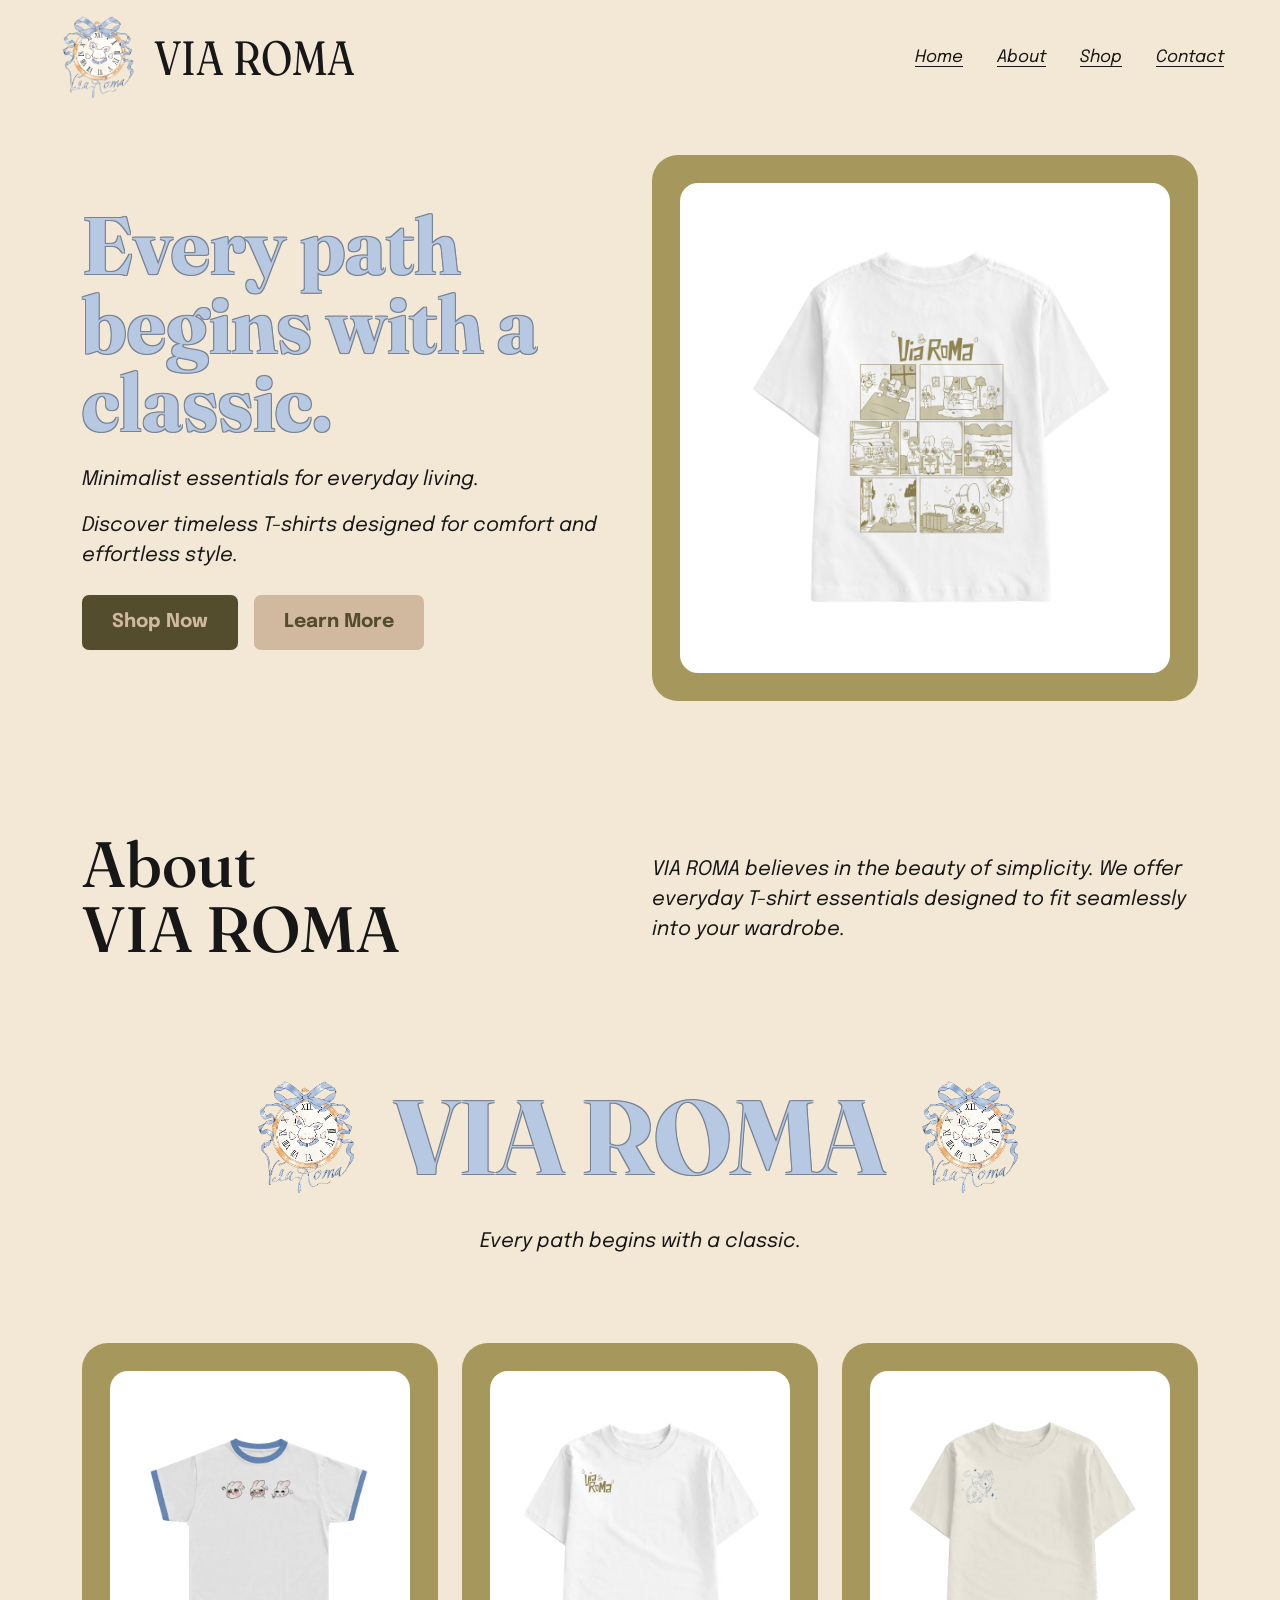
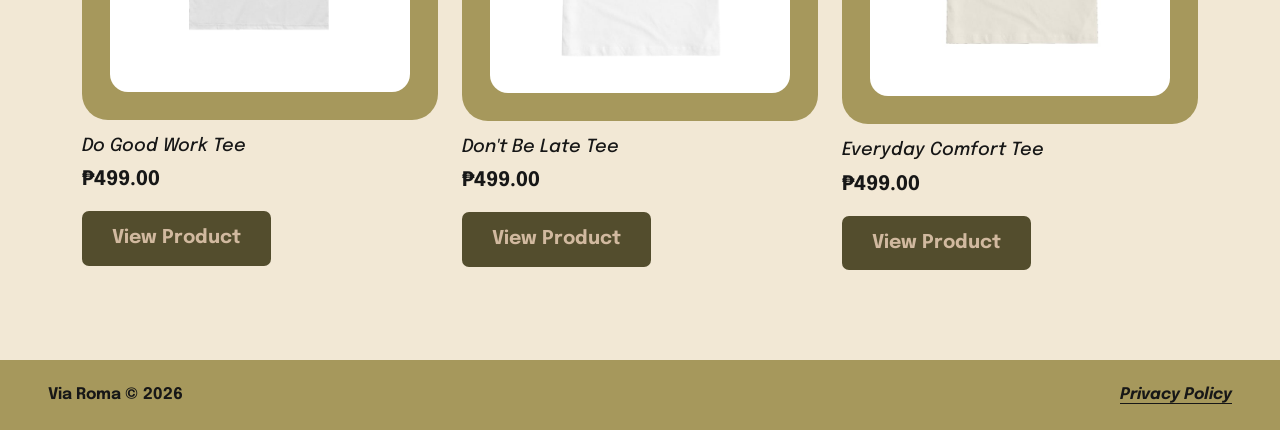
<file: index.html>
<!DOCTYPE html>
<html lang="en">

<head>
    <meta charset="UTF-8">
    <meta name="viewport" content="width=device-width, initial-scale=1.0">
    <title>Home | VIA ROMA</title>

     <!-- Favicon -->
<link rel="icon"
      type="image/png"
      href="images/Home.png"
      sizes="32x32">

    <!-- Google Fonts -->
    <link rel="preconnect" href="https://fonts.googleapis.com">
    <link rel="preconnect" href="https://fonts.gstatic.com" crossorigin>
    <link href="https://fonts.googleapis.com/css2?family=Epilogue:ital,wght@0,400;0,500;0,700;1,400&family=Fraunces:opsz,wght@9..144,400;9..144,700&display=swap" rel="stylesheet">

    <!-- Bootstrap CSS -->
    <link href="https://cdn.jsdelivr.net/npm/bootstrap@5.3.3/dist/css/bootstrap.min.css" rel="stylesheet">

    <!-- Group CSS (colors, fonts, navbar, footer) -->
    <link rel="stylesheet" href="css/styles.css">

    <!-- Home page CSS -->
    <style>

        /* Body text size for the whole page content */
        main {
            font-size: 20px;
        }

        /* Light-blue text with a thin outline so it is readable on cream */
        .text-outline-shadow {
            color: var(--primary-color);
            text-shadow:
                -1px -1px 0 #778394,
                 1px -1px 0 #778394,
                -1px  1px 0 #778394,
                 1px  1px 0 #778394;
        }

        /* Olive button (dark text for contrast) */
        .via-button-olive {
            display: inline-flex;
            align-items: center;
            justify-content: center;
            padding: 13px 30px;
            background-color: var(--text-color-dark);
            color: var(--button-color);
            font-family: var(--body-font);
            font-size: 19px;
            font-weight: 700;
            text-decoration: none;
            border-radius: 7px;
            transition: opacity 0.2s ease;
        }

        /* Beige button (dark text for contrast) */
        .via-button-beige {
            display: inline-flex;
            align-items: center;
            justify-content: center;
            padding: 13px 30px;
            background-color: var(--button-color);
            color: var(--text-color-dark);
            font-family: var(--body-font);
            font-size: 19px;
            font-weight: 700;
            text-decoration: none;
            border-radius: 7px;
            transition: opacity 0.2s ease;
        }

        .via-button:hover {
            color: var(--button-color);
            opacity: 0.8;
        }

        /* Olive frame with a white rounded card inside */
        .image-frame {
            background-color: var(--secondary-color);
            border-radius: 26px;
            padding: 20px;
        }

        .image-inner {
            background-color: #ffffff;
            border-radius: 18px;
            padding: 20px;
        }

        .image-inner img {
            display: block;
            width: 100%;
            height: auto;
        }

        /* Hero */
        .hero {
            padding: 40px 0 90px;
        }

        .hero-title {
            font-family: var(--heading-font);
            font-size: 3.2rem;
            line-height: 0.98;
            max-width: 500px;
        }

        /* About */
        .about-section {
            padding: 40px 0 50px;
        }

        .about-title {
            font-family: var(--heading-font);
            font-size: 3rem;
            line-height: 1.02;
        }

        /* Brand row */
        .brand-section {
            padding: 20px 0 50px;
        }

        .brand-row img {
            width: 90px;
            height: auto;
        }

        .brand-row .flip {
            transform: scaleX(-1);
        }

        .brand-name {
            font-family: var(--heading-font);
            font-size: 3rem;
            line-height: 1;
        }

        /* Products */
        .products-section {
            padding: 20px 0 90px;
        }

        .product-name {
            font-size: 18px;
            margin-top: 16px;
        }

        .price {
            font-family: var(--body-font);
            font-size: 20px;
        }

        .products-section .via-button {
            font-size: 18px;
            padding: 12px 22px;
        }

        /* Footer text color (keeps the text visible on the olive footer) */
        footer .footer-brand,
        footer .footer-link {
            color: var(--text-color);
        }

        /* Tablets and wider (mobile-first: bigger sizes added here) */
        @media (min-width: 768px) {
            .image-frame {
                padding: 28px;
            }

            .about-title {
                font-size: 4rem;
            }

            .brand-row img {
                width: 140px;
            }

            .brand-name {
                font-size: 5rem;
            }
        }

        /* Laptops and wider */
        @media (min-width: 992px) {
            .hero-title {
                font-size: 5rem;
            }

            .brand-name {
                font-size: 6.5rem;
            }
        }

    </style>
</head>


<body>

    <!-- NAVIGATION -->
    <header>

        <nav class="navbar navbar-expand-lg" aria-label="Main navigation">

            <div class="container-fluid px-4 px-lg-5">

                <a class="navbar-brand" href="index.html">
                    <img src="images/brand-logo.png" alt="VIA ROMA logo" class="brand-logo">
                    <span class="brand-text">VIA ROMA</span>
                </a>

                <button
                    class="navbar-toggler"
                    type="button"
                    data-bs-toggle="collapse"
                    data-bs-target="#mainNavigation"
                    aria-controls="mainNavigation"
                    aria-expanded="false"
                    aria-label="Toggle navigation">
                    <span class="navbar-toggler-icon"></span>
                </button>

                <div class="collapse navbar-collapse" id="mainNavigation">

                    <ul class="navbar-nav ms-auto">
                        <li class="nav-item">
                            <a class="nav-link" href="index.html" aria-current="page">Home</a>
                        </li>
                        <li class="nav-item">
                            <a class="nav-link" href="index.html#about">About</a>
                        </li>
                        <li class="nav-item">
                            <a class="nav-link" href="index.html#shop">Shop</a>
                        </li>
                        <li class="nav-item">
                            <a class="nav-link" href="contact.html">Contact</a>
                        </li>
                    </ul>

                </div>

            </div>

        </nav>

    </header>


    <!-- MAIN CONTENT -->
    <main>

        <!-- HERO -->
        <section class="hero">
            <div class="container">
                <div class="row align-items-center">

                    <div class="col-lg-6">

                        <h1 class="hero-title fw-bold text-outline-shadow mb-4">
                            Every path begins with a classic.
                        </h1>

                        <p class="fst-italic">Minimalist essentials for everyday living.</p>
                        <p class="fst-italic">Discover timeless T-shirts designed for comfort and effortless style.</p>

                        <div class="d-flex flex-wrap gap-3 mt-4">
                            <a href="index.html#shop" class="via-button-olive">Shop Now</a>
                            <a href="index.html#about" class="via-button-beige">Learn More<span class="visually-hidden"> about VIA ROMA</span></a>
                        </div>

                    </div>

                    <div class="col-lg-6 mt-4 mt-lg-0">
                        <div class="image-frame">
                            <div class="image-inner">
                                <img src="images/dontbelate-back.png" alt="VIA ROMA classic t-shirt">
                            </div>
                        </div>
                    </div>

                </div>
            </div>
        </section>


        <!-- ABOUT -->
        <section class="about-section" id="about">
            <div class="container">
                <div class="row align-items-center">

                    <div class="col-md-6">
                        <h2 class="about-title mb-4">About<br>VIA ROMA</h2>
                    </div>

                    <div class="col-md-6">
                        <p class="fst-italic">
                            VIA ROMA believes in the beauty of simplicity.
                            We offer everyday T-shirt essentials designed to
                            fit seamlessly into your wardrobe.
                        </p>
                    </div>

                </div>
            </div>
        </section>


        <!-- BRAND ROW (logos are decorative, so alt is empty) -->
        <section class="brand-section text-center">
            <div class="container">

                <div class="brand-row d-flex justify-content-center align-items-center gap-3">
                    <img src="images/brand-logo.png" alt="">
                    <p class="brand-name fw-bold text-outline-shadow mb-0">VIA ROMA</p>
                    <img src="images/brand-logo.png" alt="">
                </div>

                <p class="fst-italic mt-2">Every path begins with a classic.</p>

            </div>
        </section>


        <!-- PRODUCTS -->
        <section class="products-section" id="shop">
            <div class="container">

                <h2 class="visually-hidden">Our shirts</h2>

                <div class="row g-4">

                    <div class="col-md-4">
                        <div class="image-frame">
                            <div class="image-inner">
                                <img src="images/do-good-work-tee.jpg" alt="Do Good Work Tee">
                            </div>
                        </div>
                        <h3 class="product-name fst-italic">Do Good Work Tee</h3>
                        <p class="price fw-bold">₱499.00</p>
                        <a href="do-good-work.html" class="via-button-olive">View Product<span class="visually-hidden">: Do Good Work Tee</span></a>
                    </div>

                    <div class="col-md-4">
                        <div class="image-frame">
                            <div class="image-inner">
                                <img src="images/dont-be-late-tee.jpg" alt="Don't Be Late Tee">
                            </div>
                        </div>
                        <h3 class="product-name fst-italic">Don't Be Late Tee</h3>
                        <p class="price fw-bold">₱499.00</p>
                        <a href="don't-be-late-tee.html" class="via-button-olive">View Product<span class="visually-hidden">: Don't Be Late Tee</span></a>
                    </div>

                    <div class="col-md-4">
                        <div class="image-frame">
                            <div class="image-inner">
                                <img src="images/everyday-comfort-tee.jpg" alt="Everyday Comfort Tee">
                            </div>
                        </div>
                        <h3 class="product-name fst-italic">Everyday Comfort Tee</h3>
                        <p class="price fw-bold">₱499.00</p>
                        <a href="everyday-comfort-tee.html" class="via-button-olive">View Product<span class="visually-hidden">: Everyday Comfort Tee</span></a>
                    </div>

                </div>

            </div>
        </section>

    </main>


    <!-- FOOTER -->
    <footer>
        <div class="container-fluid px-4 px-lg-5">
            <div class="footer-content">
                <p class="footer-brand">Via Roma © 2026</p>
                <a href="privacy.html" class="footer-link">Privacy Policy</a>
            </div>
        </div>
    </footer>

    <!-- Bootstrap JavaScript -->
    <script src="https://cdn.jsdelivr.net/npm/bootstrap@5.3.3/dist/js/bootstrap.bundle.min.js"></script>

</body>

</html>
</file>
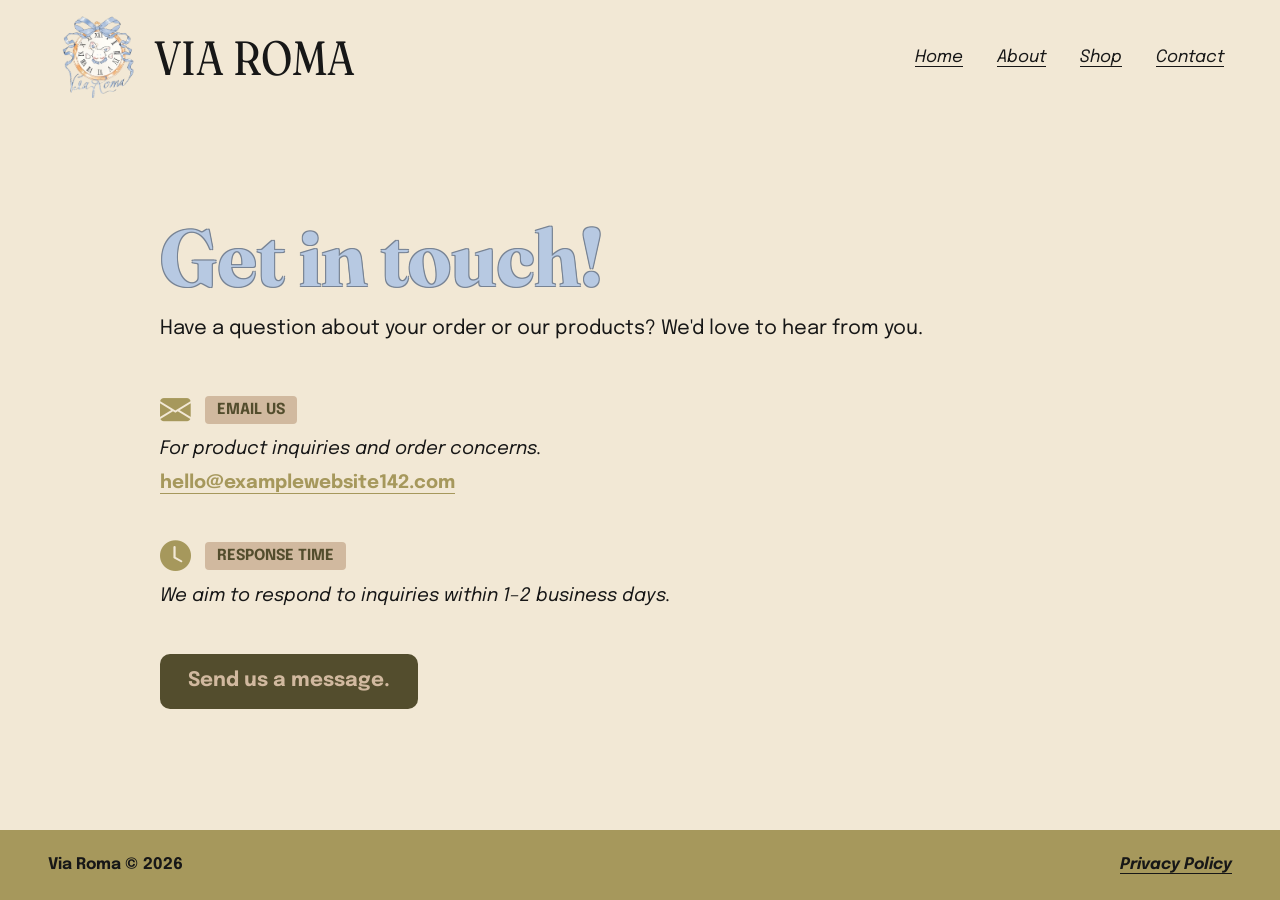
<file: contact.html>
<!DOCTYPE html>
<html lang="en">

<head>
    <meta charset="UTF-8">

    <!-- Responsive viewport -->
    <meta name="viewport" content="width=device-width, initial-scale=1.0">

    <!-- Browser tab title -->
    <title>Contact Us | VIA ROMA</title>

    <!-- Favicon -->
    <link rel="icon"
      type="image/png"
      href="images/Contact.png"
      sizes="32x32">


    <!-- Google Fonts: Fraunces and Epilogue -->
    <link rel="preconnect" href="https://fonts.googleapis.com">
    <link rel="preconnect" href="https://fonts.gstatic.com" crossorigin>

    <link href="https://fonts.googleapis.com/css2?family=Epilogue:ital,wght@0,400;0,700;1,400;1,700&family=Fraunces:opsz,wght@9..144,400;9..144,700&display=swap" rel="stylesheet">

    <!-- Bootstrap CSS -->
    <link href="https://cdn.jsdelivr.net/npm/bootstrap@5.3.3/dist/css/bootstrap.min.css"
          rel="stylesheet">

    <!-- Bootstrap Icons -->
    <link rel="stylesheet"
          href="https://cdn.jsdelivr.net/npm/bootstrap-icons@1.11.3/font/bootstrap-icons.min.css">

    <!-- Link to CSS -->
    <link rel="stylesheet" href="css/styles.css">

    <style>
        /*
           1. CONTACT PAGE CONTENT
        */
        .text-outline-shadow {
        color: var(--primary-color);
        text-shadow: 
            -1px -1px 0 #778394,  
            1px -1px 0 #778394,
            -1px  1px 0 #778394,
            1px  1px 0 #778394;
        }

        .contact-section {
            flex: 1;
            display: flex;
            align-items: center;
            padding: 50px 24px 70px;
        }

        /* Content width and alignment */
        .contact-content {
            max-width: 960px;
            width: 100%;
            margin: 0 auto;
        }

        /* Main heading */
        .contact-title {
            color: var(--primary-color);
            font-family: var(--heading-font);
            font-size: clamp(3.5rem, 6.2vw, 6.8rem);
            font-weight: 700;
            text-align: left;
            margin-bottom: 16px;
            line-height: 1.05;
        }

        /* Introduction */
        .contact-intro {
            max-width: 820px;
            margin: 0 0 52px 0;

            font-family: var(--body-font);
            font-size: clamp(1.15rem, 1.55vw, 1.75rem);
            line-height: 1.35;
        }

        /*
           2. EMAIL AND RESPONSE TIME
        */

        .info-item {
            margin-bottom: 44px;
        }

        /* Icon and label alignment */
        .info-heading {
            display: flex;
            align-items: center;
            gap: 14px;
            margin-bottom: 10px;
        }

        /* Icons */
        .info-icon {
            display: inline-flex;
            align-items: center;
            justify-content: center;
            line-height: 1;
            color: var(--secondary-color);
            font-size: clamp(1.8rem, 2.4vw, 2.75rem);
        }

        /* Light-colored labels */
        .info-label {
            display: inline-block;
            background-color: var(--button-color);
            color: var(--text-color-dark);

            font-family: var(--body-font);
            font-size: clamp(0.95rem, 1.15vw, 1.35rem);
            font-weight: 700;

            margin: 0;
            padding: 5px 12px;
            border-radius: 4px;
        }

        /* Description */
        .info-description {
            font-family: var(--body-font);
            font-size: clamp(1.1rem, 1.45vw, 1.65rem);
            font-style: italic;
            margin-bottom: 6px;
        }

        /* Email address */
        .email-link {
            color: var(--secondary-color);
            font-family: var(--body-font);
            font-size: clamp(1.1rem, 1.45vw, 1.65rem);
            font-weight: 700;

            text-decoration: underline;
            text-underline-offset: 5px;
        }

        .email-link:hover {
            opacity: 0.7;
        }

        /*
           3. SEND MESSAGE BUTTON
        */

        .send-button {
            display: block;
            margin: 24px 0 0;
            padding: 18px 46px;

            height: 55px;
            padding: 0 28px;
            margin: 20px 0 0;

            background-color: var(--text-color-dark);
            color: var(--button-color);

            border: none;
            border-radius: 10px;

            font-family: var(--body-font);
            font-size: 20px;
            font-weight: 700;

            cursor: pointer;
            transition: opacity 0.2s ease;
        }

        .send-button:hover {
            opacity: 0.75;
        }
    </style>

</head>


<body>


    <!-- 
         HEADER / NAVIGATION
     -->

    <header>

        <nav class="navbar navbar-expand-lg">

            <div class="container-fluid px-4 px-lg-5">

                <!-- LOGO AND BRAND NAME
                     Change the image path if your logo has a different name. -->
                <a class="navbar-brand" href="index.html">

                    <img
                        src="images/brand-logo.png"
                        alt="VIA ROMA logo"
                        class="brand-logo"
                    >

                    <span class="brand-text fw-regular", >VIA ROMA</span>

                </a>

                <!-- Mobile navigation toggle -->
                <button
                    class="navbar-toggler"
                    type="button"
                    data-bs-toggle="collapse"
                    data-bs-target="#mainNavigation"
                    aria-controls="mainNavigation"
                    aria-expanded="false"
                    aria-label="Toggle navigation"
                >
                    <span class="navbar-toggler-icon"></span>
                </button>

                <!-- Navigation links -->
                <div class="collapse navbar-collapse"
                     id="mainNavigation">

                    <ul class="navbar-nav ms-auto">

                        <li class="nav-item">
                            <a class="nav-link" href="index.html">
                                Home
                            </a>
                        </li>

                        <li class="nav-item">
                            <a class="nav-link" href="index.html#about">
                                About
                            </a>
                        </li>

                        <li class="nav-item">
                            <a class="nav-link" href="index.html#shop">
                                Shop
                            </a>
                        </li>

                        <li class="nav-item">
                            <a class="nav-link" href="contact.html">
                                Contact
                            </a>
                        </li>

                    </ul>

                </div>

            </div>

        </nav>

    </header>



    <!--
         MAIN CONTACT CONTENT
    -->

    <main class="contact-section">

        <div class="contact-content">

            <!-- Page heading -->
            <h1 class="contact-title fw-bold text-outline-shadow">
                Get in touch!
            </h1>

            <!-- Introduction -->
            <p class="contact-intro">
                Have a question about your order or our products?
                We'd love to hear from you.
            </p>


            <!-- EMAIL US -->
            <section class="info-item"
                     aria-labelledby="email-heading">

                <div class="info-heading">

                    <i class="bi bi-envelope-fill info-icon"
                       aria-hidden="true"></i>

                    <h2 class="info-label" id="email-heading">
                        EMAIL US
                    </h2>

                </div>

                <p class="info-description">
                    For product inquiries and order concerns.
                </p>

                <a href="mailto:hello@examplewebsite142.com"
                   class="email-link">
                    hello@examplewebsite142.com
                </a>

            </section>


            <!-- RESPONSE TIME -->
            <section class="info-item"
                     aria-labelledby="response-heading">

                <div class="info-heading">

                    <i class="bi bi-clock-fill info-icon"
                       aria-hidden="true"></i>

                    <h2 class="info-label" id="response-heading">
                        RESPONSE TIME
                    </h2>

                </div>

                <p class="info-description">
                    We aim to respond to inquiries within 1–2 business days.
                </p>

            </section>


            <!-- SEND MESSAGE BUTTON -->
            <button
                type="button"
                class="send-button"
                id="sendMessage"
            >
                Send us a message.
            </button>

        </div>

    </main>



    <!--
         FOOTER
    -->

    <footer>

        <div class="container-fluid px-4 px-lg-5">

            <div class="footer-content">

                <!-- Footer brand -->
                <p class="footer-brand">
                    Via Roma © 2026
                </p>

                <!-- Privacy Policy link -->
                <a href="privacy.html" class="footer-link">
                    Privacy Policy
                </a>

            </div>

        </div>

    </footer>



    <!-- Bootstrap JavaScript -->
    <script src="https://cdn.jsdelivr.net/npm/bootstrap@5.3.3/dist/js/bootstrap.bundle.min.js">
    </script>


    <!-- Contact button functionality -->
    <script>

        document.getElementById("sendMessage").addEventListener("click", function() {

            const recipient = "hello@examplewebsite142.com";

            const subject = encodeURIComponent("Inquiry - VIA ROMA");

            const body = encodeURIComponent(
                "Hello VIA ROMA,\n\nI would like to ask about your products or services.\n\nThank you!"
            );

            const mailtoLink =
                "mailto:" + recipient +
                "?subject=" + subject +
                "&body=" + body;

            window.location.href = mailtoLink;

        });

    </script>

</body>
</html>
</file>
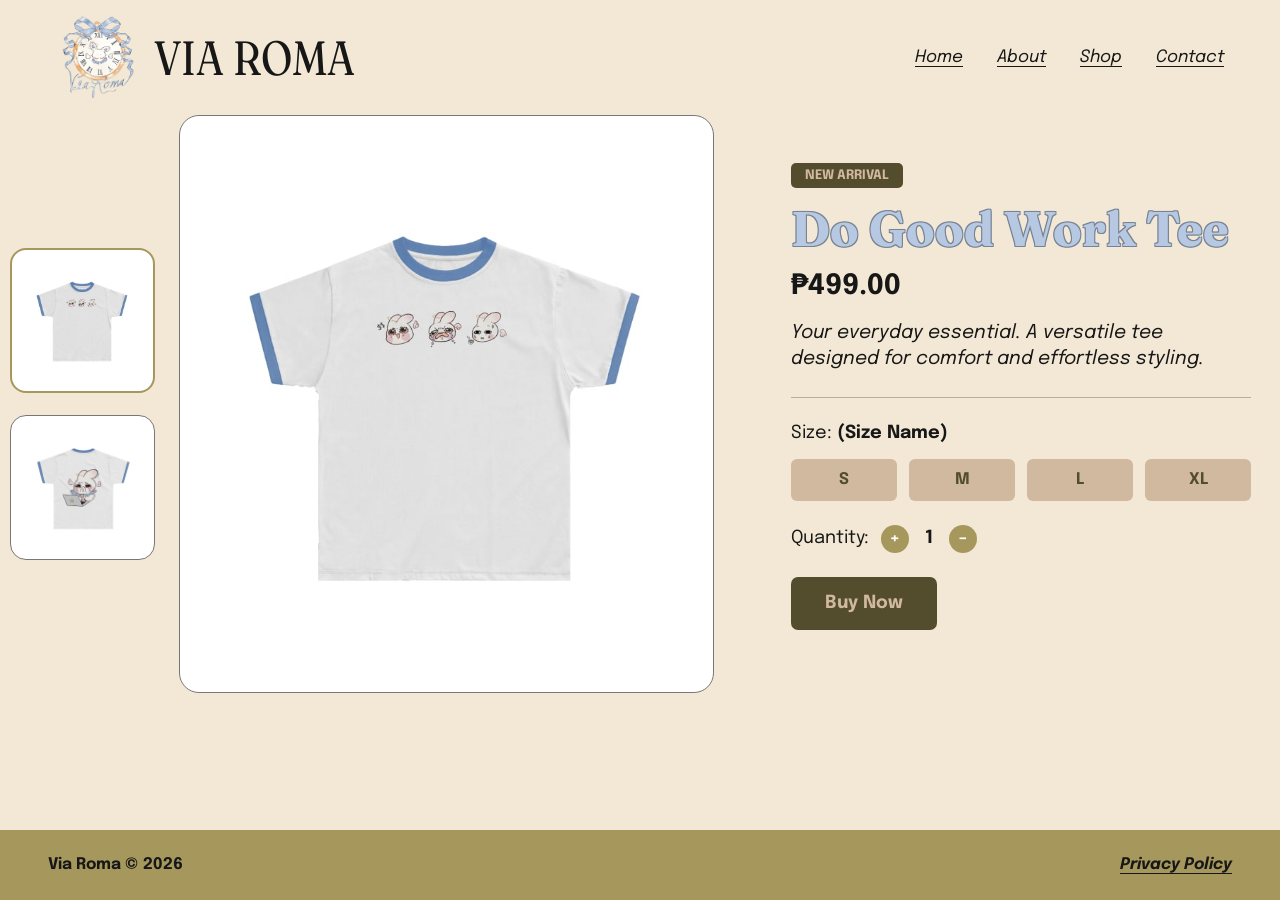
<file: do-good-work.html>
<!doctype html>
<html lang="en">
<head>
  <meta charset="utf-8">
  <meta name="viewport" content="width=device-width, initial-scale=1">
  <title>Via Roma | Do Good Work Tee</title>

  <!-- Favicon -->
<link rel="icon"
      type="image/png"
      href="images/Shop.png"
      sizes="32x32">

    <!-- Google Fonts -->
    <link rel="preconnect" href="https://fonts.googleapis.com">
    <link rel="preconnect" href="https://fonts.gstatic.com" crossorigin>
    <link href="https://fonts.googleapis.com/css2?family=Epilogue:ital,wght@0,400;0,500;0,700;1,400&family=Fraunces:opsz,wght@9..144,400;9..144,700&display=swap" rel="stylesheet">
  
  <link href="https://cdn.jsdelivr.net/npm/bootstrap@5.3.8/dist/css/bootstrap.min.css" rel="stylesheet">
  <link href="https://cdn.jsdelivr.net/npm/bootstrap-icons@1.11.3/font/bootstrap-icons.min.css" rel="stylesheet">

  <link rel="stylesheet" href="css/product.css">
  <link rel="stylesheet" href="css/styles.css">

    <!-- 
         HEADER / NAVIGATION
     -->

    <header>

        <nav class="navbar navbar-expand-lg">

            <div class="container-fluid px-4 px-lg-5">

                <!-- LOGO AND BRAND NAME
                     Change the image path if your logo has a different name. -->
                <a class="navbar-brand py-0" href="index.html">

                    <img
                        src="images/brand-logo.png"
                        alt="VIA ROMA logo"
                        class="brand-logo"
                    >

                    <span class="brand-text fw-regular">VIA ROMA</span>

                </a>

                <!-- Mobile navigation toggle -->
                <button
                    class="navbar-toggler"
                    type="button"
                    data-bs-toggle="collapse"
                    data-bs-target="#mainNavigation"
                    aria-controls="mainNavigation"
                    aria-expanded="false"
                    aria-label="Toggle navigation"
                >
                    <span class="navbar-toggler-icon"></span>
                </button>

                <!-- Navigation links -->
                <div class="collapse navbar-collapse"
                     id="mainNavigation">

                    <ul class="navbar-nav ms-auto">

                        <li class="nav-item">
                            <a class="nav-link" href="index.html">
                                Home
                            </a>
                        </li>

                        <li class="nav-item">
                            <a class="nav-link" href="index.html#about">
                                About
                            </a>
                        </li>

                        <li class="nav-item">
                            <a class="nav-link" href="index.html#shop">
                                Shop
                            </a>
                        </li>

                        <li class="nav-item">
                            <a class="nav-link" href="contact.html">
                                Contact
                            </a>
                        </li>

                    </ul>

                </div>

            </div>

        </nav>

    </header>

    <!-- Home page CSS -->
    <style>

        /* Body text size for the whole page content */
        main {
            font-size: 20px;
        }

        /* Light-blue text with a thin outline so it is readable on cream */
        .text-outline-shadow {
            color: var(--primary-color);
            text-shadow:
                -1px -1px 0 #778394,
                 1px -1px 0 #778394,
                -1px  1px 0 #778394,
                 1px  1px 0 #778394;
        }
    </style>

<!--Product Layout-->

      <section class="product-layout">
        <div class="gallery">
          <div class="thumbnail-list">
            <button class="thumbnail active" data-image="images/do-good-work-tee.jpg" aria-label="Front product view">
              <img src="images/do-good-work-tee.jpg" alt="Front view of Do Good Work Tee">
            </button>
            <button class="thumbnail" data-image="images/goodwork-back.png" aria-label="Back product view">
              <img src="images/goodwork-back.png" alt="Back view of Do Good Work Tee">
            </button>
          </div>

          <div class="main-image">
            <img id="mainProductImage" src="images/do-good-work-tee.jpg" alt="Do Good Work Tee">
          </div>
        </div>

        <div class="product-info">
          <div class="collection-label">NEW ARRIVAL</div>
          <h1 class="product-title">Do Good Work Tee</h1>
          <p class="product-price">₱499.00</p>
          <p class="product-description">Your everyday essential. A versatile tee designed for comfort and effortless styling.</p>

          <hr class="product-divider">

          <p class="size-label">Size: <strong id="selectedSize">(Size Name)</strong></p>
          <div class="size-options" aria-label="Choose a size">
            <button class="size-btn" data-size="S">S</button>
            <button class="size-btn" data-size="M">M</button>
            <button class="size-btn" data-size="L">L</button>
            <button class="size-btn" data-size="XL">XL</button>
          </div>

          <div class="quantity-row">
            <span>Quantity:</span>
              <button class="quantity-btn" id="increaseQuantity" aria-label="Increase quantity">+</button>
              <output class="quantity" id="quantity">1</output>
              <button class="quantity-btn" id="decreaseQuantity" aria-label="Decrease quantity">−</button>
          </div>

          <button class="buy-button" id="buyNow">Buy Now</button>
          <p id="statusMessage" class="status-message" role="status"></p>
        </div>
      </section>
    </main>
    <!-- 
        FOOTER
     -->

    <footer>

        <div class="container-fluid px-4 px-lg-5">

            <div class="footer-content">

                <!-- Footer brand -->
                <p class="footer-brand">
                    Via Roma © 2026
                </p>

                <!-- Link to current Privacy Policy page -->
                <a href="privacy.html" class="footer-link"
                   aria-current="page">
                    Privacy Policy
                </a>

            </div>

        </div>

    </footer>

    <!-- Bootstrap JavaScript -->
    <script src="https://cdn.jsdelivr.net/npm/bootstrap@5.3.3/dist/js/bootstrap.bundle.min.js">
    </script>


    <!-- Buy button functionality -->
    <script>

      const mainProductImage = document.getElementById('mainProductImage');
      const thumbnails = document.querySelectorAll('.thumbnail');

      thumbnails.forEach(thumbnail => {
        thumbnail.addEventListener('click', () => {
          // Update the main product image
          const thumbnailImage = thumbnail.querySelector('img');
          mainProductImage.src = thumbnailImage.src;

          // Update the active thumbnail
          thumbnails.forEach(t => t.classList.remove('active'));
          thumbnail.classList.add('active');
        });
      });

      const sizeButtons = document.querySelectorAll('.size-btn');
      const selectedSizeElement = document.getElementById('selectedSize');
      const sizeNames = {
        'S': 'Small',
        'M': 'Medium',
        'L': 'Large',
        'XL': 'Extra Large'
      };

      sizeButtons.forEach(button => {
        button.addEventListener('click', () => {
          // Update the selected size display
          const size = button.getAttribute('data-size');
          selectedSizeElement.textContent = sizeNames[size];

          // Update the active size button
          sizeButtons.forEach(btn => btn.classList.remove('active'));
          button.classList.add('active');
        });
      });

      const increaseBtn = document.getElementById('increaseQuantity');
      const decreaseBtn = document.getElementById('decreaseQuantity');
      const quantityOutput = document.getElementById('quantity');

      if (increaseBtn && decreaseBtn && quantityOutput) {
        increaseBtn.addEventListener('click', () => {
          let currentQuantity = parseInt(quantityOutput.value);
          quantityOutput.value = currentQuantity + 1;
        });

        decreaseBtn.addEventListener('click', () => {
          let currentQuantity = parseInt(quantityOutput.value);
          if (currentQuantity > 1) {
            quantityOutput.value = currentQuantity - 1;
          }
        });
      }

      const buyNowButton = document.getElementById('buyNow');
      const statusMessage = document.getElementById('statusMessage');

      if (buyNowButton && statusMessage) {
        buyNowButton.addEventListener('click', () => {
          const productTitle = document.querySelector('.product-title').textContent;
          const productPrice = document.querySelector('.product-price').textContent;
          const selectedSize = selectedSizeElement.textContent;
          const quantity = quantityOutput.value;
          const numericalPrice = parseFloat(productPrice.replace('₱', '').replace(',', ''));

          const subject = `Order: ${productTitle} - ₱${numericalPrice.toFixed(2)} - Size: ${selectedSize} - Quantity: ${quantity}`;
          const body = `Hello Via Roma,\n\nI would like to place an order for the following item:\n\nProduct: ${productTitle}\nPrice: ${productPrice}\nSize: ${selectedSize}\nQuantity: ${quantity}\n\nThank you!`;

          const mailtoLink = `mailto:orders@examplewebsite142.com?subject=${encodeURIComponent(subject)}&body=${encodeURIComponent(body)}`;
          window.location.href = mailtoLink;
        });
      }
    </script>

</body>
</html>
</file>
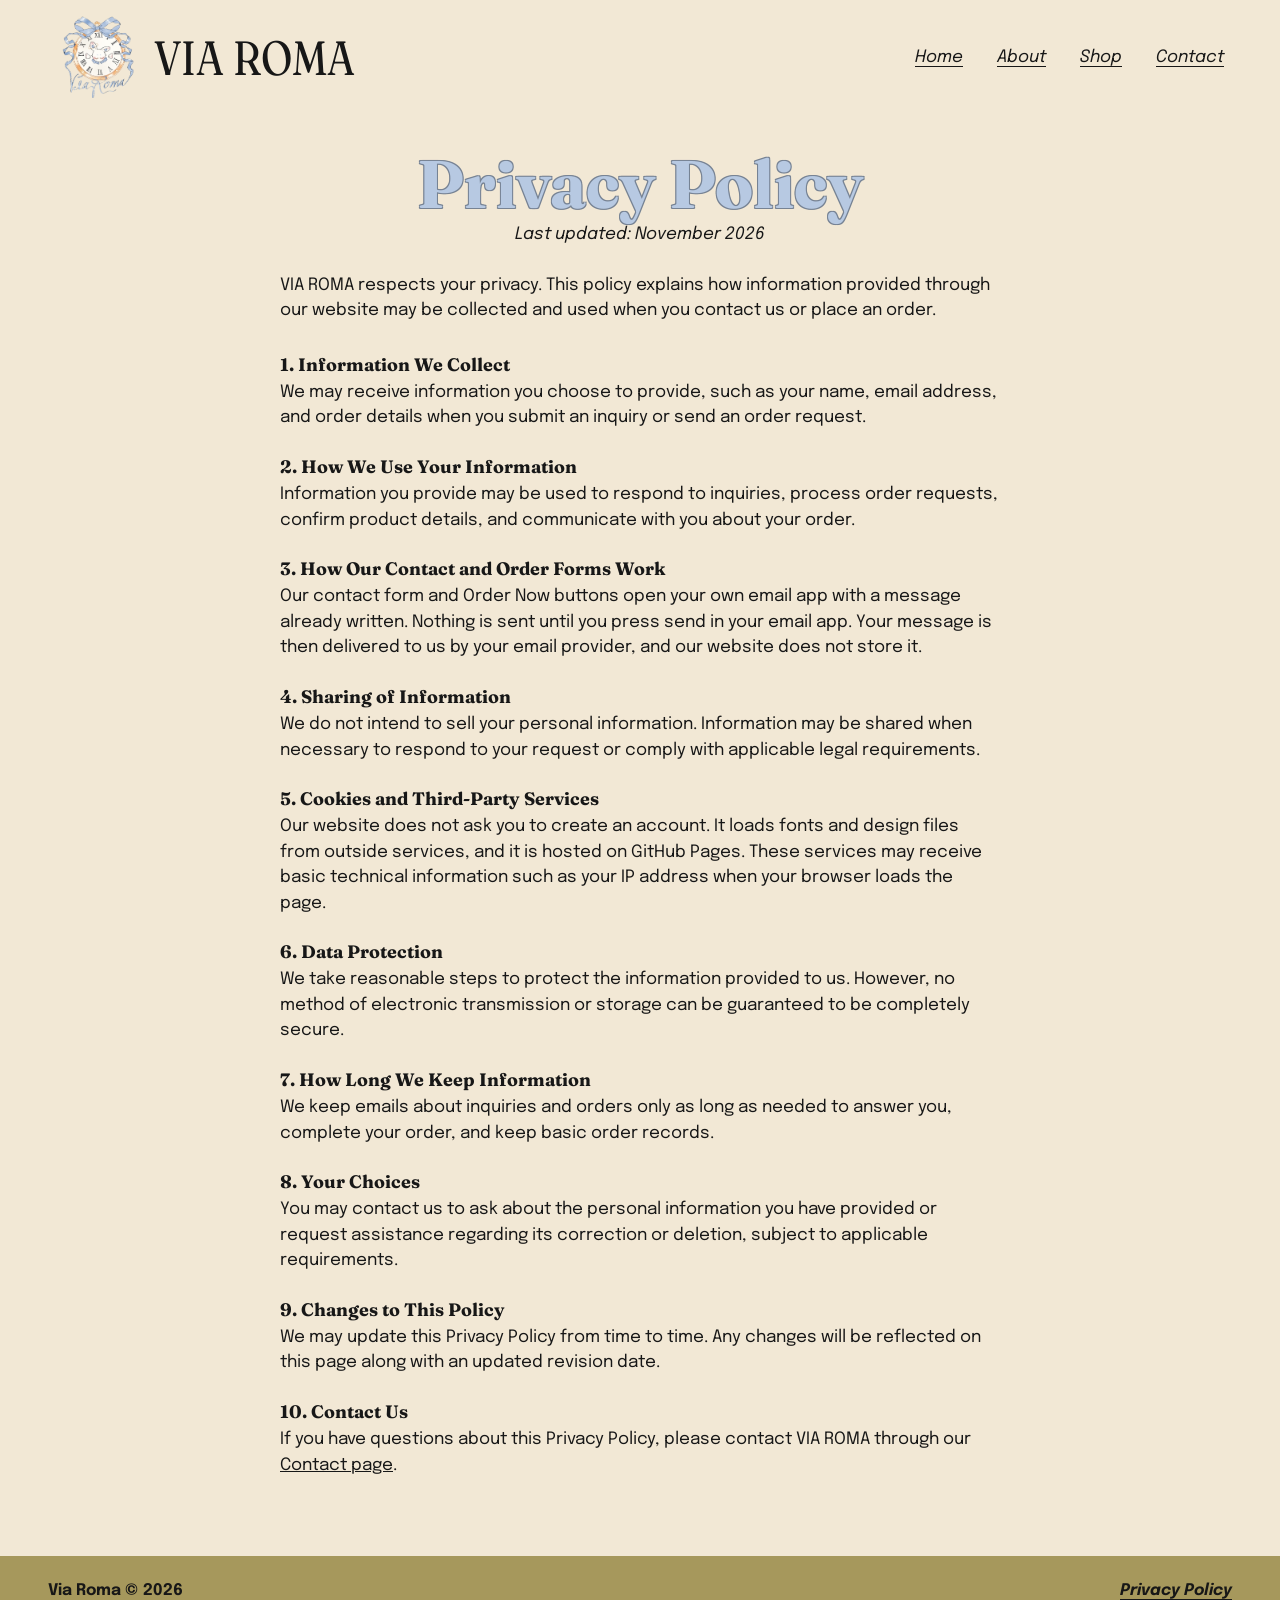
<file: privacy.html>
<!DOCTYPE html>
<html lang="en">

<head>
    <meta charset="UTF-8">

    <!-- Makes the website responsive on phones and tablets -->
    <meta name="viewport" content="width=device-width, initial-scale=1.0">

    <!-- Browser tab title -->
    <title>Privacy Policy | VIA ROMA</title>

    <!-- Favicon -->
    <link rel="icon"
      type="image/png"
      href="images/Privacy.png"
      sizes="32x32">

    <!-- Google Fonts: Fraunces and Epilogue -->
    <link rel="preconnect" href="https://fonts.googleapis.com">
    <link rel="preconnect" href="https://fonts.gstatic.com" crossorigin>

    <link href="https://fonts.googleapis.com/css2?family=Epilogue:ital,wght@0,400;0,700;1,400;1,700&amp;family=Fraunces:opsz,wght@9..144,400;9..144,700&amp;display=swap" rel="stylesheet">

    <!-- Bootstrap CSS -->
    <link href="https://cdn.jsdelivr.net/npm/bootstrap@5.3.3/dist/css/bootstrap.min.css"
          rel="stylesheet">

    <!-- Link to CSS -->
    <link rel="stylesheet" href="css/styles.css">

    <style>
        /* 
           1. PRIVACY POLICY CONTENT
         */
        .text-outline-shadow {
        color: #ffffff;
        text-shadow: 
            -1px -1px 0 #778394,  
            1px -1px 0 #778394,
            -1px  1px 0 #778394,
            1px  1px 0 #778394;
        }

        .privacy-section {
            flex: 1;
            padding: 30px 20px 55px;
        }

        /* Main title */
        .privacy-title {
            color: var(--primary-color);
            font-family: var(--heading-font);
            font-size: clamp(2.8rem, 6vw, 4.2rem);
            font-weight: 700;
            text-align: center;
            margin-bottom: 0;
            line-height: 1.15;
        }

        /* Last updated date */
        .updated-date {
            font-family: var(--body-font);
            font-size: 17px;
            font-style: italic;
            text-align: center;
            margin-bottom: 25px;
        }

        /* Keeps policy text readable */
        .policy-content {
            max-width: 720px;
            width: 100%;
            margin: 0 auto;
        }

        .policy-intro {
            font-size: 17px;
            margin-bottom: 28px;
        }

        /* Individual policy sections */
        .policy-item {
            margin-bottom: 23px;
        }

        .policy-item h2 {
            font-family: var(--heading-font);
            font-size: 18px;
            font-weight: 700;
            margin-bottom: 3px;
            line-height: 1.4;
        }

        .policy-item p {
            font-family: var(--body-font);
            font-size: 17px;
            font-weight: 400;
            margin-bottom: 0;
        }

    </style>
</head>

<body>

    <!-- 
         HEADER / NAVIGATION
     -->

    <header>

        <nav class="navbar navbar-expand-lg">

            <div class="container-fluid px-4 px-lg-5">

                <!-- LOGO AND BRAND NAME
                     Change the image path if your logo has a different name. -->
                <a class="navbar-brand py-0" href="index.html">

                    <img
                        src="images/brand-logo.png"
                        alt="VIA ROMA logo"
                        class="brand-logo"
                    >

                    <span class="brand-text fw-regular">VIA ROMA</span>

                </a>

                <!-- Mobile navigation toggle -->
                <button
                    class="navbar-toggler"
                    type="button"
                    data-bs-toggle="collapse"
                    data-bs-target="#mainNavigation"
                    aria-controls="mainNavigation"
                    aria-expanded="false"
                    aria-label="Toggle navigation"
                >
                    <span class="navbar-toggler-icon"></span>
                </button>

                <!-- Navigation links -->
                <div class="collapse navbar-collapse"
                     id="mainNavigation">

                    <ul class="navbar-nav ms-auto">

                        <li class="nav-item">
                            <a class="nav-link" href="index.html">
                                Home
                            </a>
                        </li>

                        <li class="nav-item">
                            <a class="nav-link" href="index.html#about">
                                About
                            </a>
                        </li>

                        <li class="nav-item">
                            <a class="nav-link" href="index.html#shop">
                                Shop
                            </a>
                        </li>

                        <li class="nav-item">
                            <a class="nav-link" href="contact.html">
                                Contact
                            </a>
                        </li>

                    </ul>

                </div>

            </div>

        </nav>

    </header>


    <!-- 
         MAIN CONTENT
     -->

    <main class="privacy-section">

        <div class="policy-content">

            <!-- Page heading -->
            <h1 class="privacy-title fw-bold text-outline-shadow">
                Privacy Policy
            </h1>

            <!-- Update date -->
            <p class="updated-date">
                Last updated: November 2026
            </p>


            <!-- Introduction -->
            <p class="policy-intro">

                VIA ROMA respects your privacy. This policy explains
                how information provided through our website may be
                collected and used when you contact us or place an order.

            </p>


            <!-- POLICY 1 -->
            <section class="policy-item">

                <h2>1. Information We Collect</h2>

                <p>
                    We may receive information you choose to provide,
                    such as your name, email address, and order details
                    when you submit an inquiry or send an order request.
                </p>

            </section>


            <!-- POLICY 2 -->
            <section class="policy-item">

                <h2>2. How We Use Your Information</h2>

                <p>
                    Information you provide may be used to respond to
                    inquiries, process order requests, confirm product
                    details, and communicate with you about your order.
                </p>

            </section>


            <!-- POLICY 3 -->
            <section class="policy-item">

                <h2>3. How Our Contact and Order Forms Work</h2>

                <p>
                    Our contact form and Order Now buttons open your own
                    email app with a message already written. Nothing is
                    sent until you press send in your email app. Your
                    message is then delivered to us by your email provider,
                    and our website does not store it.
                </p>

            </section>


            <!-- POLICY 4 -->
            <section class="policy-item">

                <h2>4. Sharing of Information</h2>

                <p>
                    We do not intend to sell your personal information.
                    Information may be shared when necessary to respond
                    to your request or comply with applicable legal
                    requirements.
                </p>

            </section>


            <!-- POLICY 5 -->
            <section class="policy-item">

                <h2>5. Cookies and Third-Party Services</h2>

                <p>
                    Our website does not ask you to create an account.
                    It loads fonts and design files from outside services,
                    and it is hosted on GitHub Pages. These services may
                    receive basic technical information such as your IP
                    address when your browser loads the page.
                </p>

            </section>


            <!-- POLICY 6 -->
            <section class="policy-item">

                <h2>6. Data Protection</h2>

                <p>
                    We take reasonable steps to protect the information
                    provided to us. However, no method of electronic
                    transmission or storage can be guaranteed to be
                    completely secure.
                </p>

            </section>


            <!-- POLICY 7 -->
            <section class="policy-item">

                <h2>7. How Long We Keep Information</h2>

                <p>
                    We keep emails about inquiries and orders only as
                    long as needed to answer you, complete your order,
                    and keep basic order records.
                </p>

            </section>


            <!-- POLICY 8 -->
            <section class="policy-item">

                <h2>8. Your Choices</h2>

                <p>
                    You may contact us to ask about the personal
                    information you have provided or request assistance
                    regarding its correction or deletion, subject to
                    applicable requirements.
                </p>

            </section>


            <!-- POLICY 9 -->
            <section class="policy-item">

                <h2>9. Changes to This Policy</h2>

                <p>
                    We may update this Privacy Policy from time to time.
                    Any changes will be reflected on this page along
                    with an updated revision date.
                </p>

            </section>


            <!-- POLICY 10 -->
            <section class="policy-item">

                <h2>10. Contact Us</h2>

                <p>
                    If you have questions about this Privacy Policy,
                    please contact VIA ROMA through our
                    <a href="contact.html">Contact page</a>.
                </p>

            </section>

        </div>

    </main>


    <!-- 
         FOOTER
     -->

    <footer>

        <div class="container-fluid px-4 px-lg-5">

            <div class="footer-content">

                <!-- Footer brand -->
                <p class="footer-brand">
                    Via Roma © 2026
                </p>

                <!-- Link to current Privacy Policy page -->
                <a href="privacy.html" class="footer-link"
                   aria-current="page">
                    Privacy Policy
                </a>

            </div>

        </div>

    </footer>


    <!-- Bootstrap JavaScript
         Required for the responsive mobile navigation menu. -->
    <script src="https://cdn.jsdelivr.net/npm/bootstrap@5.3.3/dist/js/bootstrap.bundle.min.js">
    </script>

</body>
</html>
</file>
<file: css/styles.css>
/* 
1. WEBSITE COLORS AND FONTS
Change these values to update the design.
*/

:root {
--primary-color: #B7C9E2;
--secondary-color: #A6985C;
--button-color: #D1B99F;
--neutral-color: #F2E8D5;
--text-color: #171717;
--text-color-dark:#534D2D;

--heading-font: 'Fraunces', serif;
--body-font: 'Epilogue', sans-serif;
}

/* 
2. GENERAL PAGE STYLING
*/

* {
box-sizing: border-box;
}

html {
scroll-behavior: smooth;
}

body {
margin: 0;
padding: 0;
background-color: var(--neutral-color);
color: var(--text-color);
font-family: var(--body-font);
font-size: 17px;
line-height: 1.5;

/* Keeps footer at bottom on short pages */
min-height: 100vh;
display: flex;
flex-direction: column;
}

a {
color: inherit;
}

/* Visible keyboard focus for accessibility */
a:focus-visible,
button:focus-visible {
outline: 3px solid #635D35;
outline-offset: 4px;
}

/* 
3. NAVIGATION BAR
*/

.navbar {
background-color: var(--neutral-color);
padding: 14px 0;
height: 115px;
}

.navbar-brand {
display: flex;
align-items: center;
gap: 3px;
color: var(--text-color);
font-family: var(--heading-font);
font-size: 40px;
font-weight: 400;
}

.brand-text {
display: inline-block;
transform: scaleY(1.2);
transform-origin: center;
line-height: 1;
}

/* Logo image */
.brand-logo {
width: auto;
height: 120px;
object-fit: contain;
}

.navbar-brand:hover {
color: var(--text-color);
}

/* Navigation links */
.navbar-nav .nav-link {
color: var(--text-color);
font-family: var(--body-font);
font-size: 17px;
font-style: italic;
text-decoration: underline;
text-underline-offset: 4px;
margin-left: 18px;
transition: opacity 0.2s ease;
}

.navbar-nav .nav-link:hover {
opacity: 0.6;
}

/* Mobile menu button */
.navbar-toggler {
border: 1px solid var(--text-color);
}

.navbar-toggler:focus {
box-shadow: none;
}

/* 
4. FOOTER
*/

footer {
background-color: var(--secondary-color);
padding: 23px 0;
margin-top: auto;
}

.footer-content {
display: flex;
justify-content: space-between;
align-items: center;
gap: 15px;
}

.footer-brand {
font-family: var(--body-font);
font-size: 16px;
font-weight: 700;
margin: 0;
}

.footer-link {
font-family: var(--body-font);
font-size: 16px;
font-weight: 700;
font-style: italic;
text-decoration: underline;
text-underline-offset: 4px;
}

.footer-link:hover {
opacity: 0.7;
}

/* 
5. TABLET RESPONSIVENESS
*/

@media (max-width: 991px) {

.navbar-brand {
    font-size: 29px;
}

.navbar-nav .nav-link {
    margin-left: 0;
    padding: 10px 0;
}

.main-navigation {
    gap: 16px;
}

.main-navigation a {
    font-size: 15px;
}

.privacy-section {
    padding-top: 35px;
}
}

/* 
7. MOBILE RESPONSIVENESS
*/

@media (max-width: 576px) {

body {
    font-size: 15px;
}

.navbar {
    padding: 8px 0;
}

.brand-logo {
    width: 55px;
    height: 55px;
}

.navbar-brand {
    font-size: 25px;
    gap: 9px;
}

.privacy-section {
    padding: 30px 20px 40px;
}

.privacy-title {
    font-size: clamp(2.3rem, 10vw, 3.2rem);
}

.updated-date {
    font-size: 14px;
    margin-bottom: 22px;
}

.policy-intro {
    font-size: 15px;
    margin-bottom: 24px;
}

.policy-item {
    margin-bottom: 20px;
}

.policy-item h2 {
    font-size: 17px;
}

.policy-item p {
    font-size: 15px;
}

footer {
    padding: 18px 15px;
}

.footer-content {
    flex-direction: column;
    text-align: center;
    gap: 8px;
}

.footer-brand,
.footer-link {
    font-size: 14px;
}
}
</file>
<file: css/product.css>
/* Product Page */

.product-title {
font-family: var(--heading-font);
font-size: clamp(36px, 3.8vw, 52px);
font-weight: 700;
color: var(--primary-color);
text-shadow:
    -1px -1px 0 #778394,
        1px -1px 0 #778394,
    -1px  1px 0 #778394,
        1px  1px 0 #778394;
line-height: 1.1;
margin-bottom: 10px;
}
.product-main {
flex: 1;
width: 100%;
padding: 40px 24px 60px;
display: flex;
align-items: center;
}

.product-container {
max-width: 1250px;
width: 100%;
margin: 0 auto;
}

/* Header */
.product-header {
display: flex;
justify-content: space-between;
align-items: center;
padding: 0 5%;
min-height: 115px;
gap: 20px;
}

.product-brand {
display: flex;
align-items: center;
gap: 6px;
text-decoration: none;
color: var(--text-color);
font-family: var(--heading-font);
font-size: 40px;
white-space: nowrap;
}

.product-brand img {
width: 110px;
height: 110px;
object-fit: contain;
}

.product-nav {
display: flex;
gap: clamp(18px, 3vw, 35px);
flex-wrap: wrap;
}

.product-nav a {
color: var(--text-color);
font-family: var(--body-font);
font-size: 17px;
font-style: italic;
text-decoration: underline;
text-underline-offset: 4px;
}

.product-nav a:hover {
opacity: 0.6;
}


/* Product Layout */
.product-layout {
display: grid;
grid-template-columns: 1.25fr 0.85fr;
align-items: center;
gap: clamp(40px, 6vw, 85px);
max-width: 1260px;
width: 100%;
margin: 0 auto;
}


/* Product Gallery */
.gallery {
display: grid;
grid-template-columns: 145px minmax(0, 1fr);
align-items: center;
gap: 24px;
}

.thumbnail-list {
display: flex;
flex-direction: column;
gap: 22px;
}

.thumbnail {
width: 100%;
aspect-ratio: 1 / 1;
background: #fff;
border: 1.5px solid #777;
border-radius: 16px;
padding: 12px;
cursor: pointer;
overflow: hidden;
transition: transform 0.15s ease
}

.thumbnail img {
width: 100%;
height: 100%;
object-fit: contain;
}

.thumbnail.active {
border: 2.5px solid var(--secondary-color);
}

.main-image {
width: 100%;
aspect-ratio: 1 / 1.08;
background: #fff;
border: 1.5px solid #777;
border-radius: 20px;
padding: 32px;
display: flex;
align-items: center;
justify-content: center;
overflow: hidden;
}

.main-image img {
width: 100%;
height: 100%;
object-fit: contain;
}


/* PRODUCT INFORMATION */
.product-info {
width: 100%;
max-width: 460px;
}

.collection-label {
display: inline-flex;
align-items: center;
justify-content: center;
background-color: var(--text-color-dark);
color: var(--button-color);
font-family: var(--body-font);
font-size: 13px;
font-weight: 700;
line-height: 1;
padding: 6px 14px;
border-radius: 5px;
margin-bottom: 14px;
}

.product-title {
font-family: var(--heading-font);
font-size: clamp(36px, 3.8vw, 52px);
font-weight: 700;
color: var(--primary-color);
text-shadow:
    -1px -1px 0 #778394,
        1px -1px 0 #778394,
    -1px  1px 0 #778394,
        1px  1px 0 #778394;
line-height: 1.1;
margin-bottom: 10px;
}

.product-price {
font-family: var(--body-font);
font-size: 28px;
font-weight: 700;
margin-bottom: 12px;
}

.product-description {
font-family: var(--body-font);
font-size: 19px;
font-style: italic;
line-height: 1.4;
margin-bottom: 24px;
}

.product-divider {
border: none;
border-top: 1.5px solid #000000;
margin: 22px 0;
}


/* Size options */
.size-label {
font-family: var(--body-font);
font-size: 18px;
margin-bottom: 12px;
}

.size-options {
display: flex;
gap: 12px;
margin-bottom: 24px;
}

.size-btn {
flex: 1;
min-width: 0;
border: none;
background-color: var(--button-color);
color: var(--text-color-dark);
font-family: var(--body-font);
font-size: 16px;
font-weight: 700;
border-radius: 6px;
padding: 9px 12px;
cursor: pointer;
}

.size-btn:hover,
.size-btn.selected {
background-color: var(--secondary-color);
color: white;
}


/* Quantity */
.quantity-row {
display: flex;
align-items: center;
gap: 12px;
margin-bottom: 24px;
font-family: var(--body-font);
font-size: 18px;
}

.quantity-btn {
width: 28px;
height: 28px;
border: none;
border-radius: 50%;
background-color: var(--secondary-color);
color: white;
font-weight: 700;
font-size: 18px;
display: inline-flex;
align-items: center;
justify-content: center;
padding: 0;
cursor: pointer;
}

.quantity {
font-weight: 700;
min-width: 16px;
text-align: center;
}


/* Buy Now Button */
.buy-button {
padding: 13px 34px;
border: none;
border-radius: 7px;
background-color: var(--text-color-dark);
color: var(--button-color);
font-family: var(--body-font);
font-size: 18px;
font-weight: 700;
cursor: pointer;
transition: opacity 0.2s ease;
}

.buy-button:hover {
opacity: 0.75;
}

.status-message {
font-size: 15px;
margin-top: 14px;
}


/* Footer */
.product-footer {
background-color: var(--secondary-color);
padding: 24px 5%;
margin-top: auto;
}

.product-footer-content {
display: flex;
justify-content: space-between;
align-items: center;
gap: 15px;
}

.product-footer p {
font-family: var(--body-font);
font-size: 16px;
font-weight: 700;
margin: 0;
}

.product-footer a {
color: var(--text-color);
font-family: var(--body-font);
font-size: 16px;
font-weight: 700;
font-style: italic;
text-decoration: underline;
text-underline-offset: 4px;
}


/* Responsiveness */
@media (max-width: 850px) {

.product-layout {
    grid-template-columns: 1fr 1fr;
    gap: 28px;
}

.gallery {
    grid-template-columns: 85px minmax(0, 1fr);
    gap: 14px
}

.thumbnail-list {
    gap: 12px;
}

.product-main {
    padding: 30px 4%;
}
}



@media (max-width: 600px) {

.product-header {
    flex-direction: column;
    padding: 12px 15px;
    gap: 12px;
    min-height: auto;
}

.product-brand {
    font-size: 32px;
}

.product-brand img {
    width: 60px;
    height: 60px;
}

.product-nav {
    justify-content: center;
    gap: 20px;
}

.product-nav a {
    font-size: 15px;
}

.product-main {
    padding: 25px 20px 40px;
}

.product-layout {
    grid-template-columns: 1fr;
    gap: 28px;
}

.gallery {
    grid-template-columns: 80px minmax(0, 1fr);
    gap: 12px;
    max-width: 480px;
    margin: auto;
    width: 100%;
}

.thumbnail-list {
    gap: 12px;
}

.main-image {
    padding: 16px;
}

.product-info {
    max-width: 480px;
    margin: auto;
}

.product-title {
    font-size: 34px;
}

.product-footer-content {
    flex-direction: row;
    flex-wrap: wrap;
}
}



@media (max-width: 360px) {

.gallery {
    grid-template-columns: 64px minmax(0, 1fr);
}

.size-options {
    gap: 7px;
}

.product-title {
    font-size: 28px;
}

.product-footer p,
.product-footer a {
    font-size: 13px;
}
}
</file>
